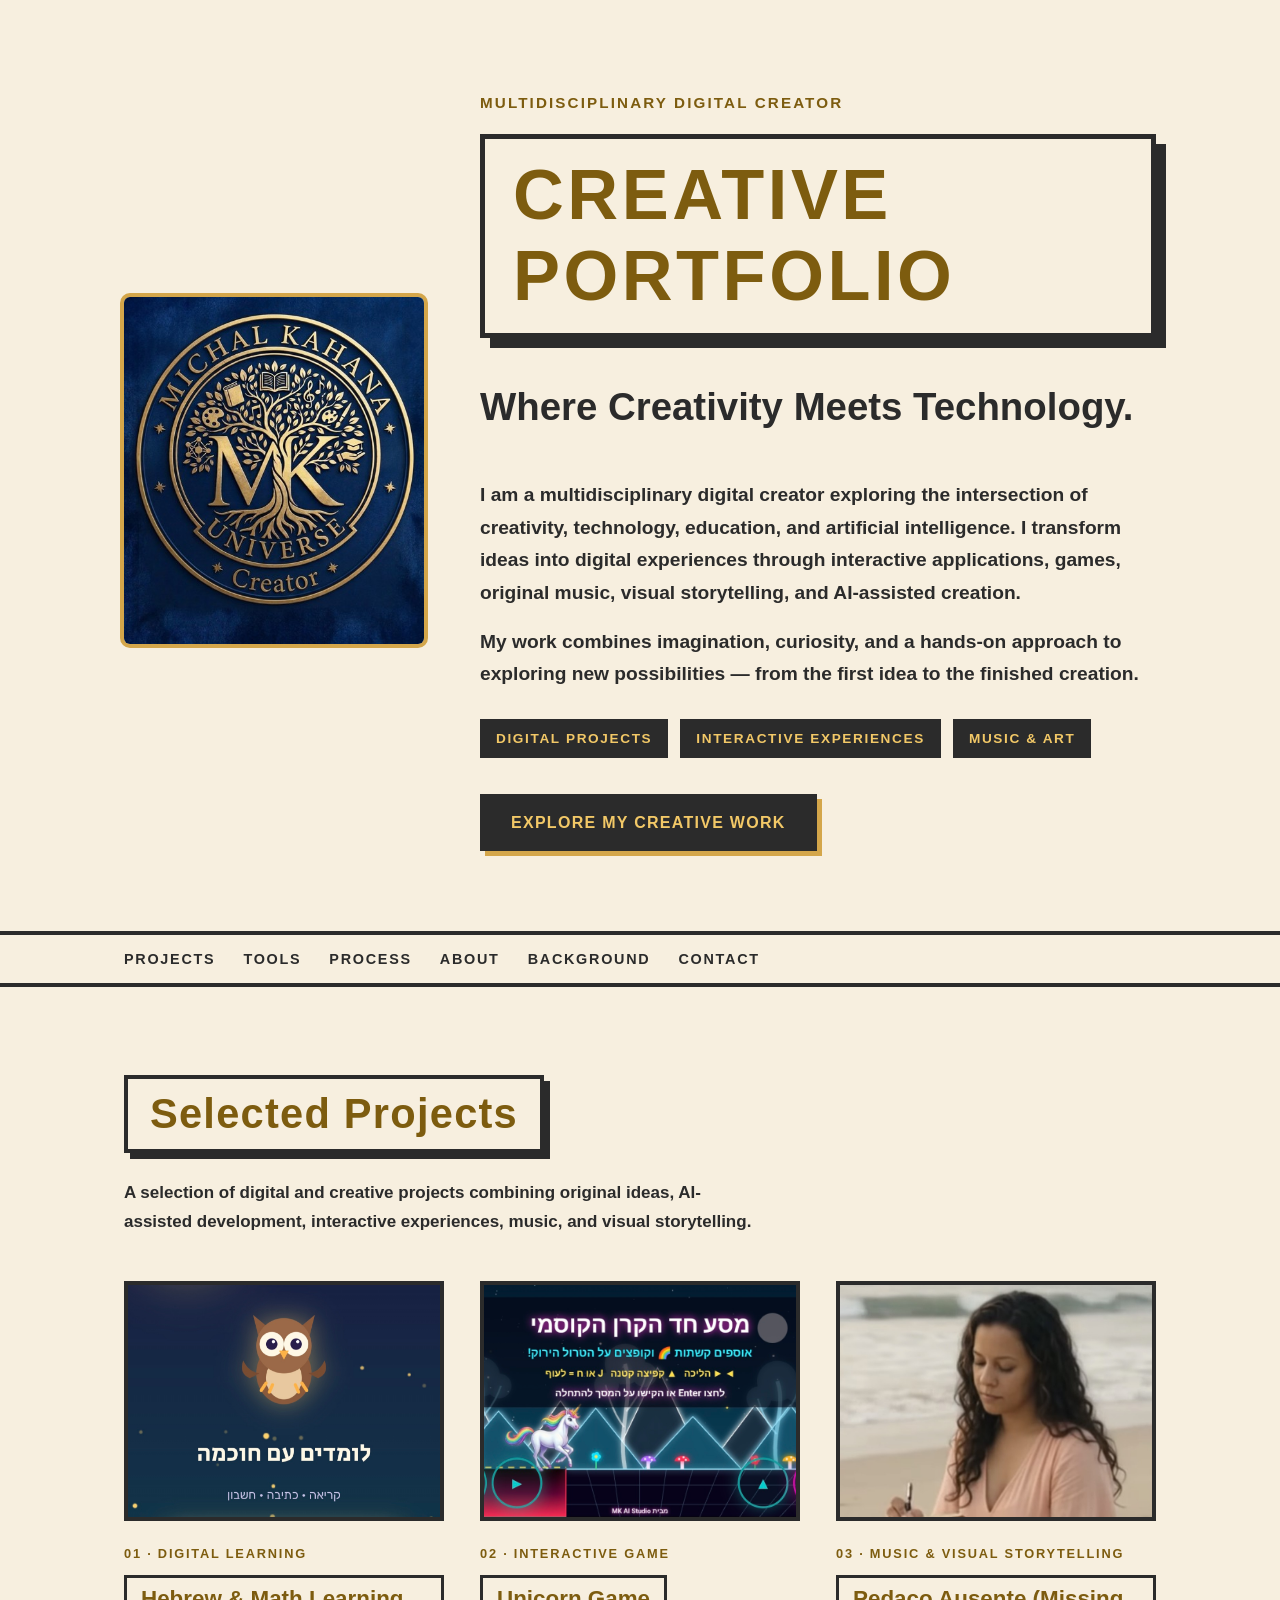
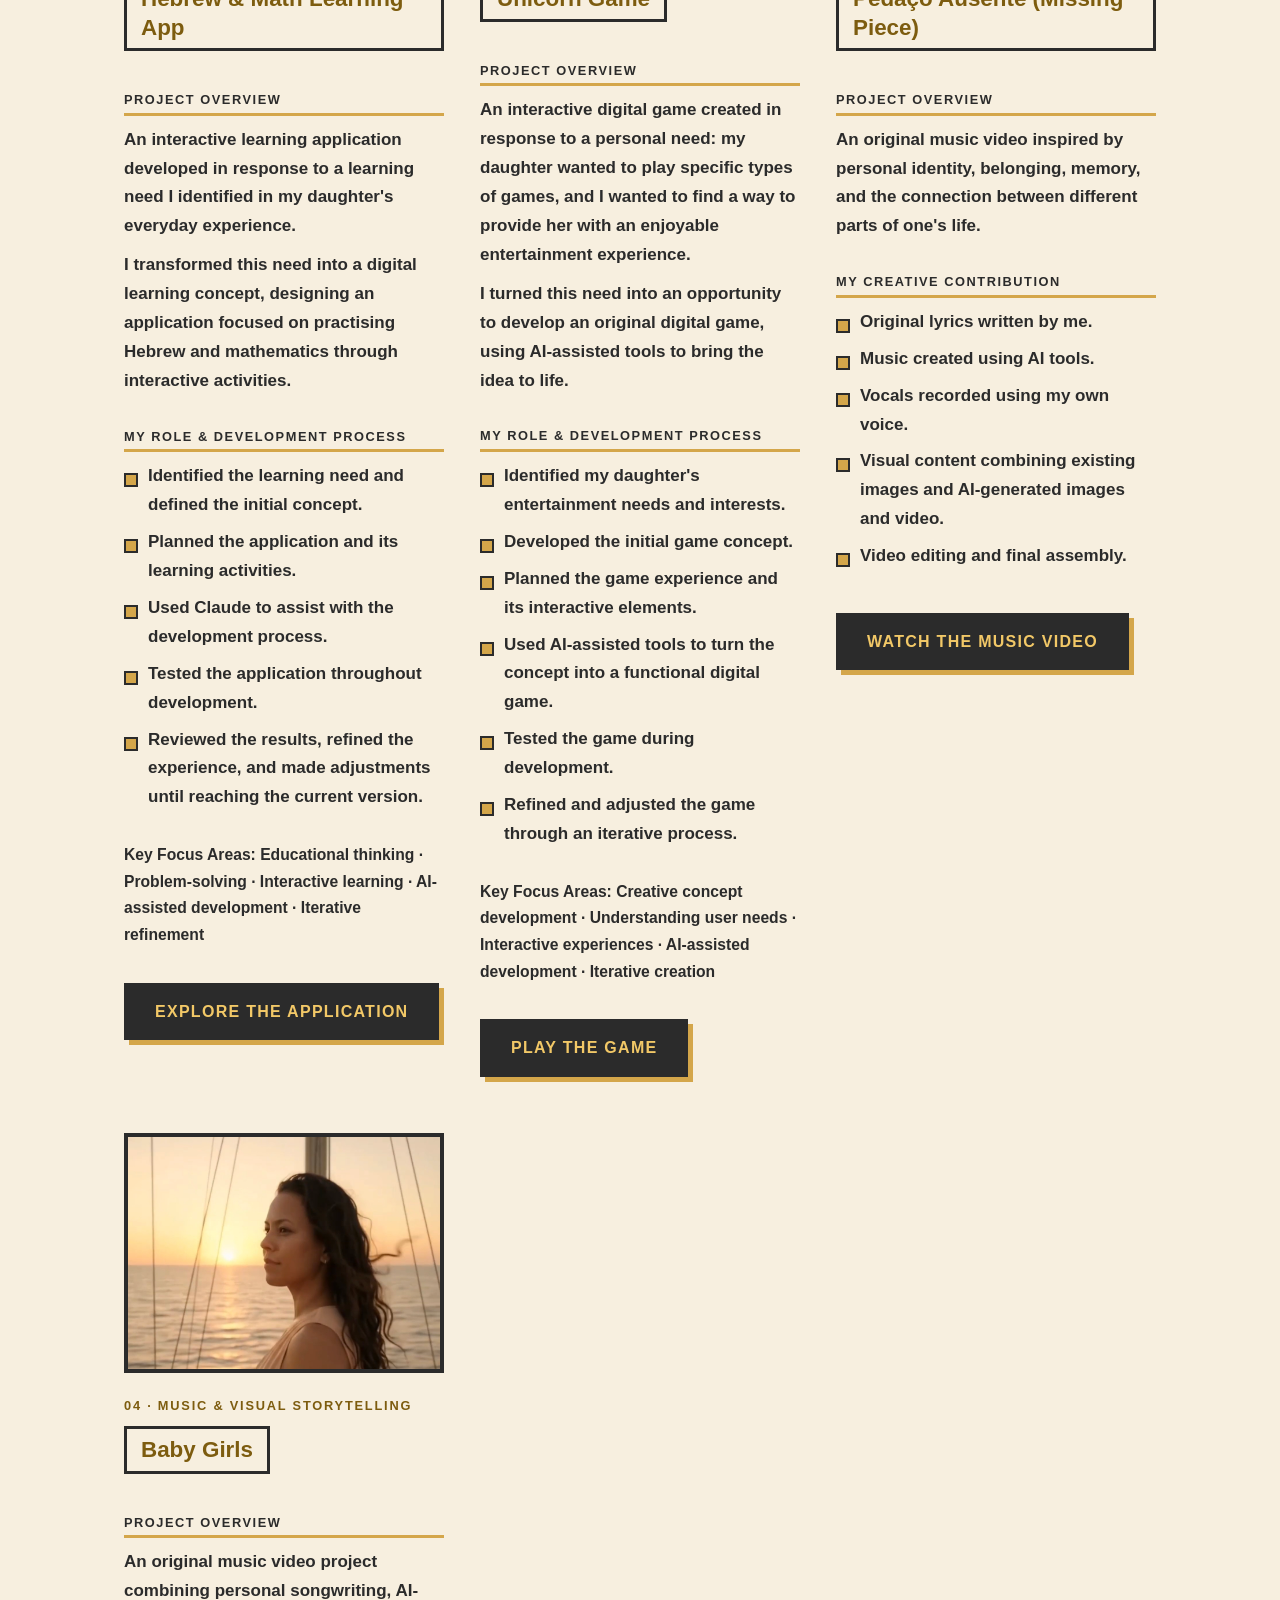
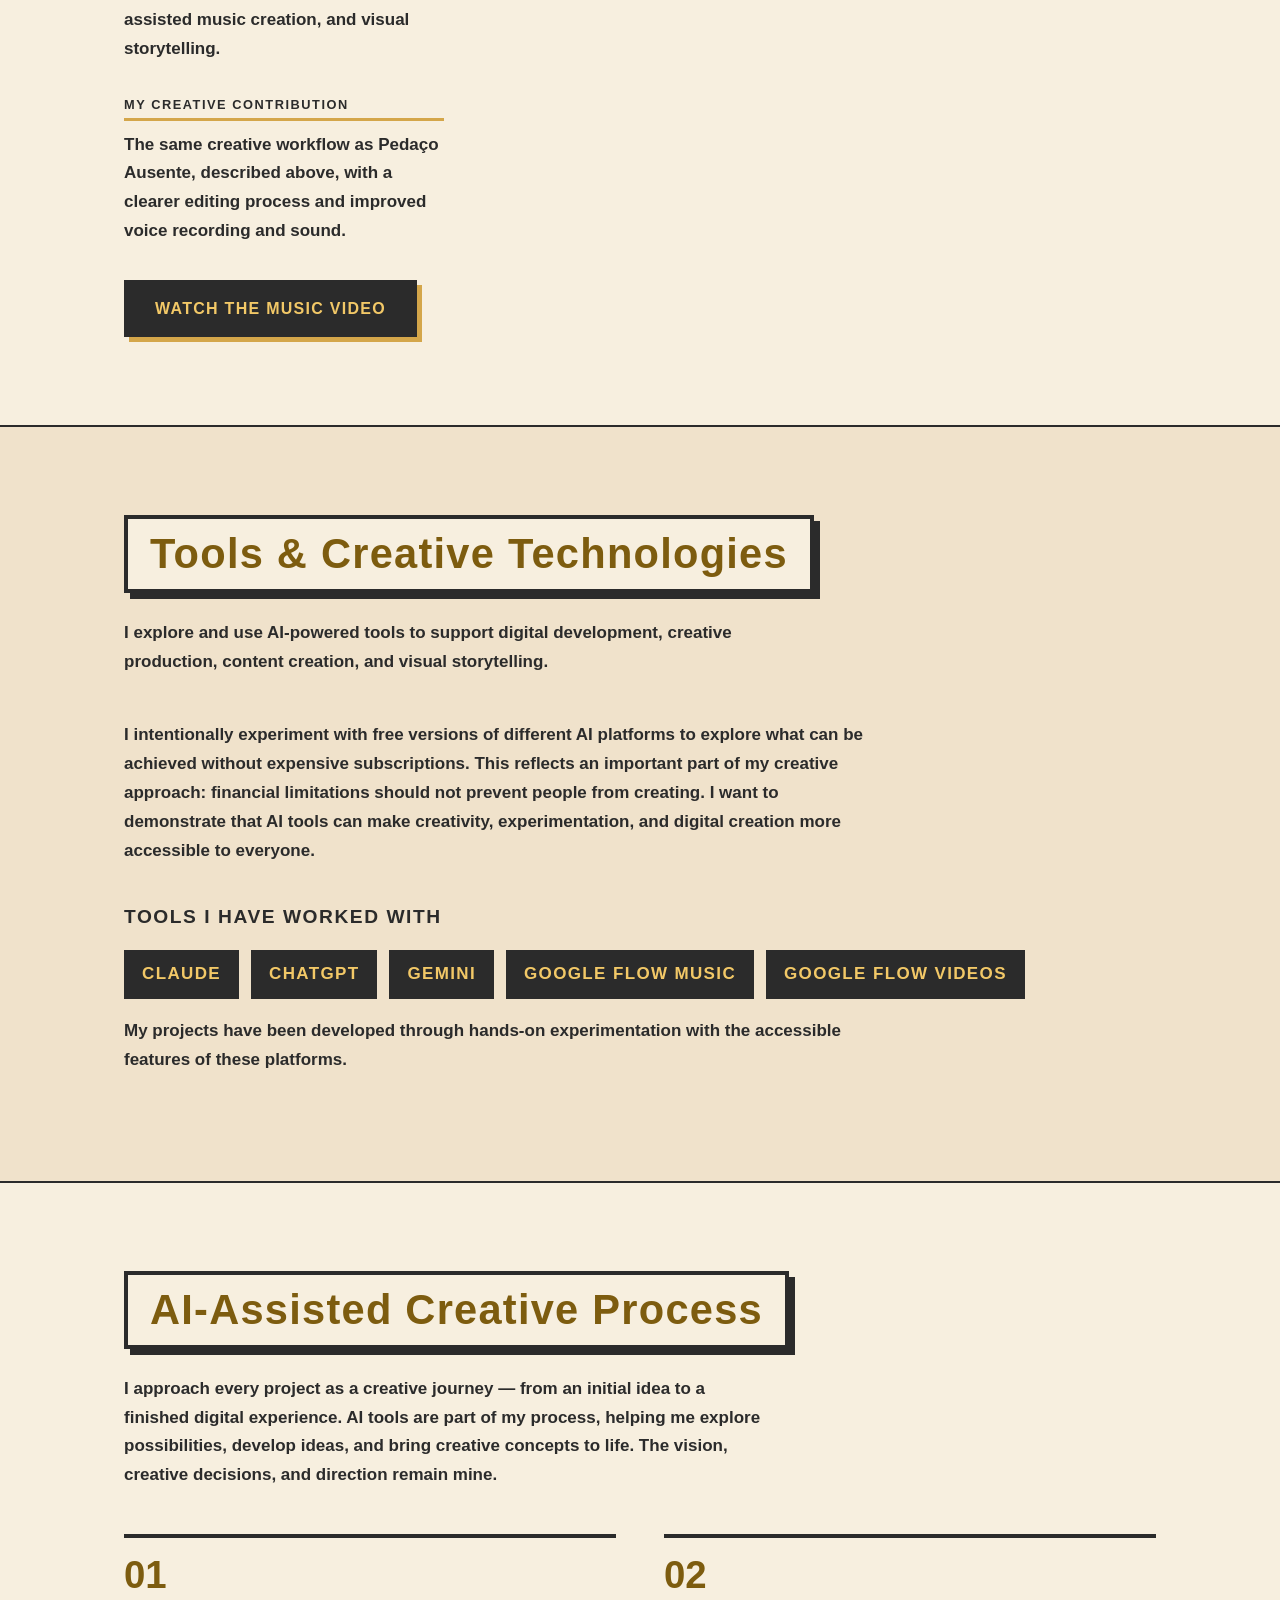
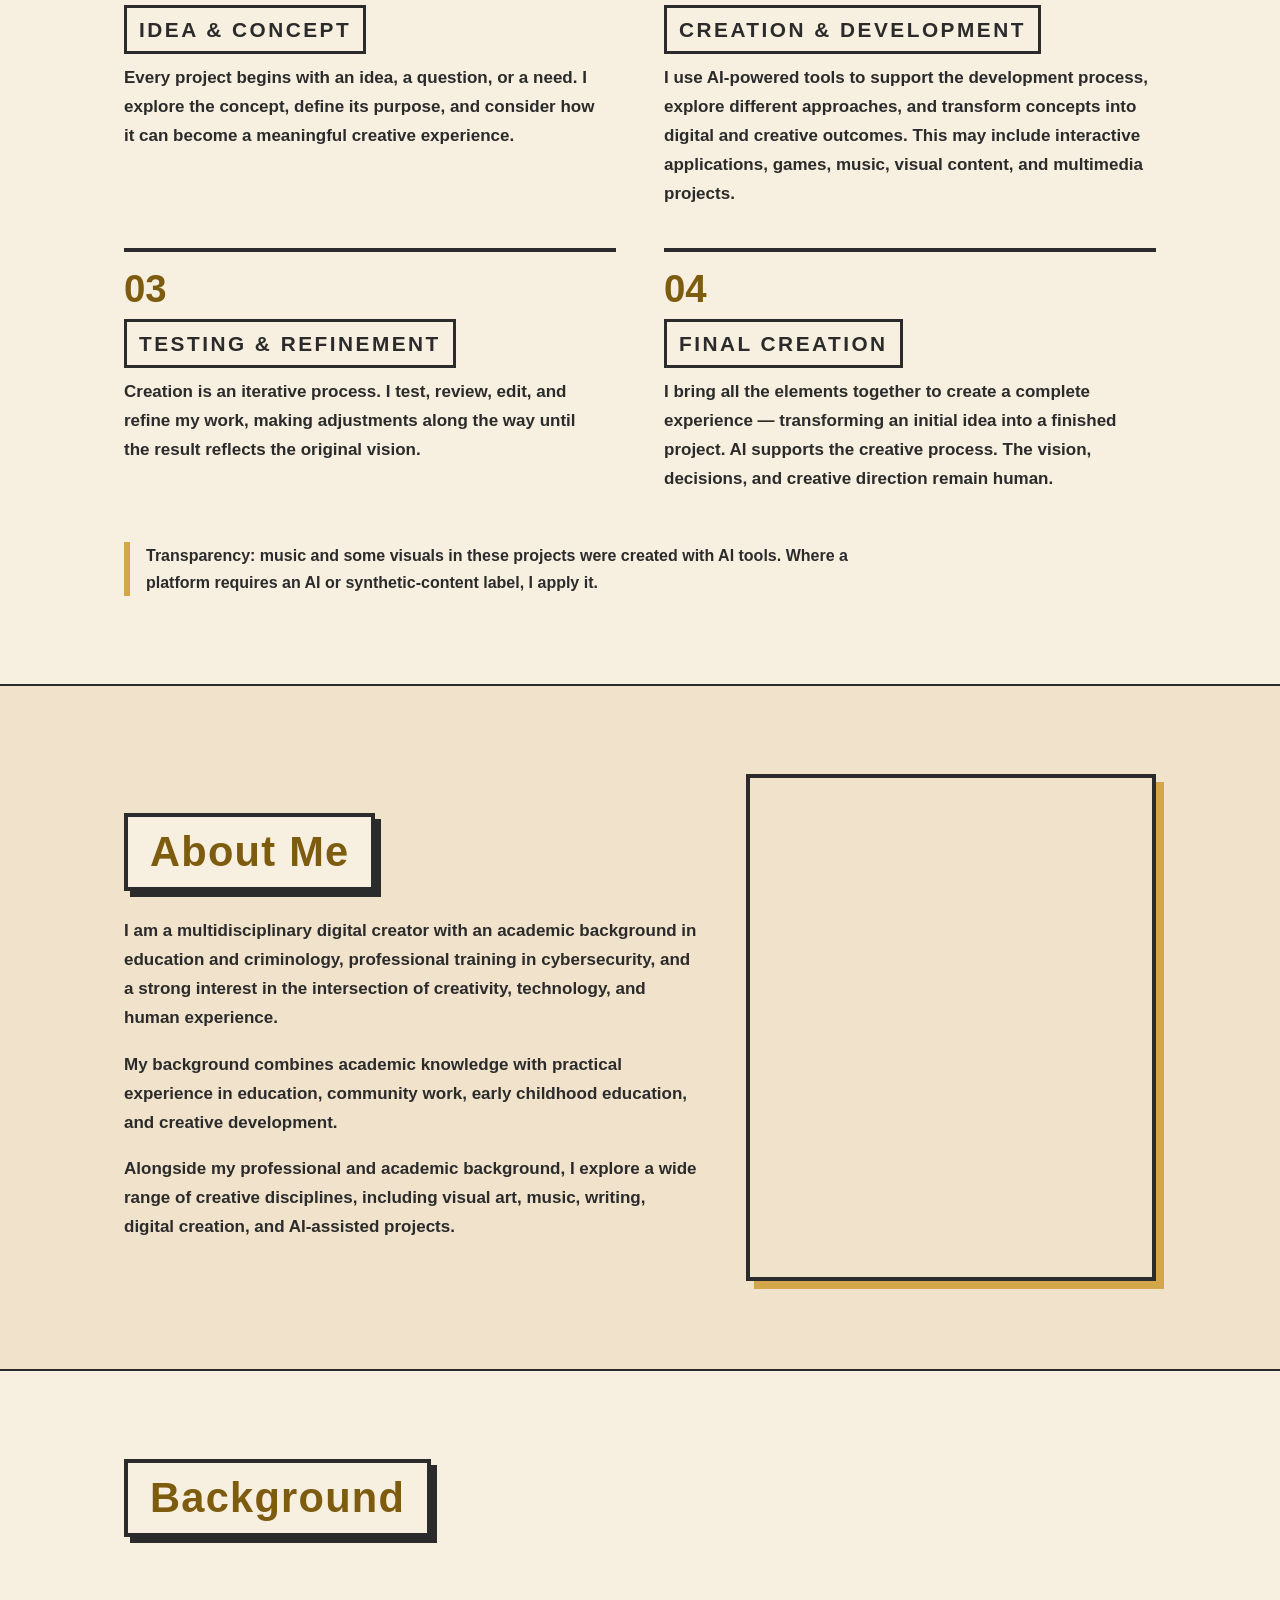
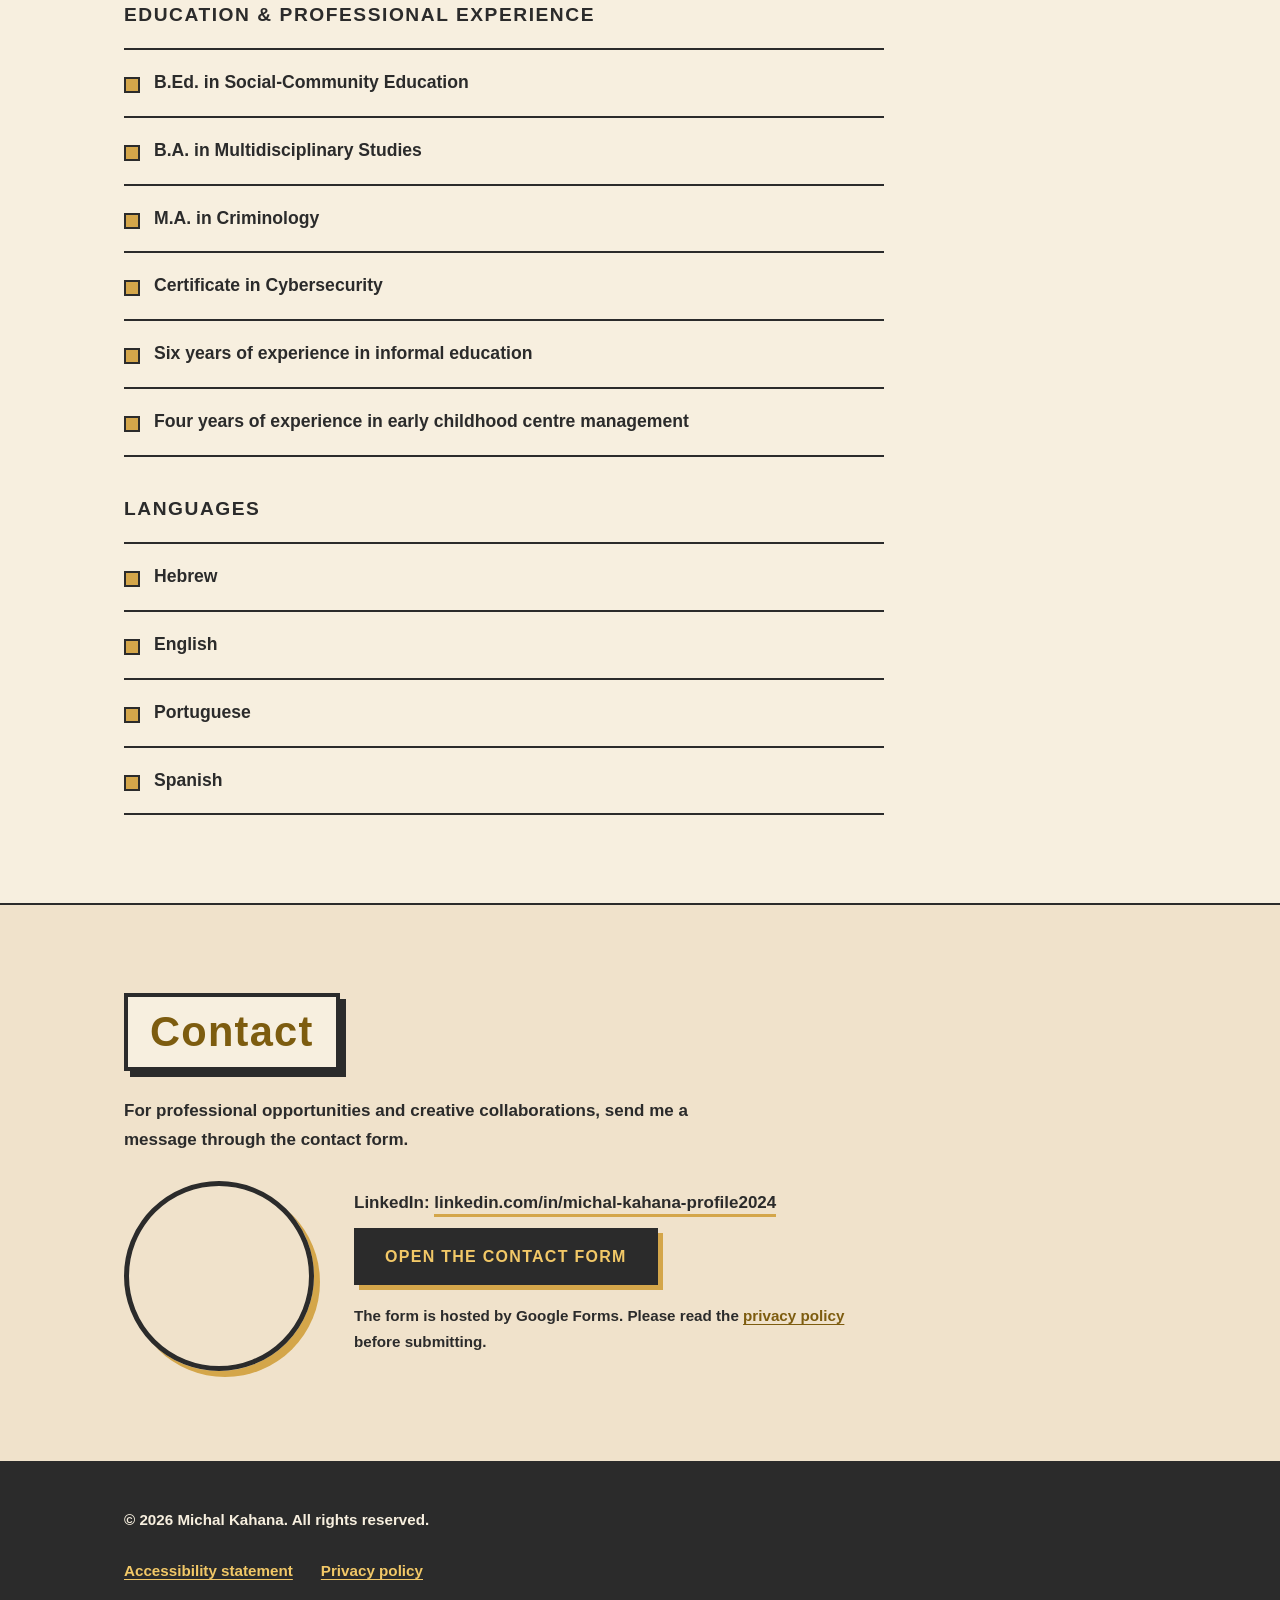
<file: index.html>
<!DOCTYPE html>
<html lang="en" dir="ltr">
<head>
  <meta charset="UTF-8">
  <meta name="viewport" content="width=device-width, initial-scale=1.0">
  <meta name="description" content="Michal Kahana, multidisciplinary digital creator: interactive learning apps, digital games, original music videos, and AI-assisted creative work.">
  <meta name="referrer" content="strict-origin-when-cross-origin">
  <meta http-equiv="Content-Security-Policy" content="default-src 'self'; img-src 'self' data:; style-src 'self'; script-src 'none'; object-src 'none'; base-uri 'self'; form-action 'none'">
  <title>Michal Kahana | Creative Portfolio</title>
  <link rel="stylesheet" href="style.css">
</head>
<body>

  <a class="skip-link" href="#main">Skip to main content</a>

  <header class="hero" id="home">
    <div class="container hero-grid">
      <figure class="logo">
        <img src="images/logo.jpg" alt="Michal Kahana Universe Creator logo: a golden tree of knowledge with an MK monogram on navy blue" width="466" height="540">
      </figure>
      <div class="hero-text">
      <p class="kicker">Multidisciplinary Digital Creator</p>
      <h1 class="brand"><span class="visually-hidden">Michal Kahana </span>Creative Portfolio</h1>
      <p class="tagline">Where Creativity Meets Technology.</p>
      <p class="lead">
        I am a multidisciplinary digital creator exploring the intersection of creativity, technology, education, and artificial intelligence.
        I transform ideas into digital experiences through interactive applications, games, original music, visual storytelling, and AI-assisted creation.
      </p>
      <p class="lead">
        My work combines imagination, curiosity, and a hands-on approach to exploring new possibilities — from the first idea to the finished creation.
      </p>
      <ul class="tags" aria-label="Focus areas">
        <li>Digital Projects</li>
        <li>Interactive Experiences</li>
        <li>Music &amp; Art</li>
      </ul>
      <a class="btn" href="#projects">Explore my creative work</a>
      </div>
    </div>
  </header>

  <nav class="site-nav" aria-label="Main">
    <div class="container">
      <a href="#projects">Projects</a>
      <a href="#tools">Tools</a>
      <a href="#process">Process</a>
      <a href="#about">About</a>
      <a href="#background">Background</a>
      <a href="#contact">Contact</a>
    </div>
  </nav>

  <main id="main">

    <section id="projects">
      <div class="container">
        <h2>Selected Projects</h2>
        <p class="sub">A selection of digital and creative projects combining original ideas, AI-assisted development, interactive experiences, music, and visual storytelling.</p>

        <div class="grid">

          <article class="card">
            <figure class="thumb">
              <img src="images/learning-app.jpg" alt="Learning App home screen with a friendly owl guide" class="pos-owl" width="1080" height="1900" loading="lazy">
            </figure>
            <p class="role">01 · Digital Learning</p>
            <h3>Hebrew &amp; Math Learning App</h3>

            <h4>Project Overview</h4>
            <p>An interactive learning application developed in response to a learning need I identified in my daughter's everyday experience.</p>
            <p>I transformed this need into a digital learning concept, designing an application focused on practising Hebrew and mathematics through interactive activities.</p>

            <h4>My Role &amp; Development Process</h4>
            <ul class="bullets">
              <li>Identified the learning need and defined the initial concept.</li>
              <li>Planned the application and its learning activities.</li>
              <li>Used Claude to assist with the development process.</li>
              <li>Tested the application throughout development.</li>
              <li>Reviewed the results, refined the experience, and made adjustments until reaching the current version.</li>
            </ul>

            <p class="focus"><strong>Key Focus Areas:</strong> Educational thinking · Problem-solving · Interactive learning · AI-assisted development · Iterative refinement</p>

            <div class="links">
              <a href="https://mkahanagit.github.io/learning-hebrewandmath/" target="_blank" rel="noopener noreferrer">Explore the Application<span class="visually-hidden"> for the Hebrew &amp; Math Learning App (opens in a new tab)</span></a>
            </div>
          </article>

          <article class="card">
            <figure class="thumb">
              <img src="images/unicorn-game.jpg" alt="Unicorn Game: a rainbow unicorn running through a neon cosmic forest" class="pos-center" width="1080" height="591" loading="lazy">
            </figure>
            <p class="role">02 · Interactive Game</p>
            <h3>Unicorn Game</h3>

            <h4>Project Overview</h4>
            <p>An interactive digital game created in response to a personal need: my daughter wanted to play specific types of games, and I wanted to find a way to provide her with an enjoyable entertainment experience.</p>
            <p>I turned this need into an opportunity to develop an original digital game, using AI-assisted tools to bring the idea to life.</p>

            <h4>My Role &amp; Development Process</h4>
            <ul class="bullets">
              <li>Identified my daughter's entertainment needs and interests.</li>
              <li>Developed the initial game concept.</li>
              <li>Planned the game experience and its interactive elements.</li>
              <li>Used AI-assisted tools to turn the concept into a functional digital game.</li>
              <li>Tested the game during development.</li>
              <li>Refined and adjusted the game through an iterative process.</li>
            </ul>

            <p class="focus"><strong>Key Focus Areas:</strong> Creative concept development · Understanding user needs · Interactive experiences · AI-assisted development · Iterative creation</p>

            <div class="links">
              <a href="https://mkahanagit.github.io/UNICORN-GAME/" target="_blank" rel="noopener noreferrer">Play the Game<span class="visually-hidden"> for Unicorn Game (opens in a new tab)</span></a>
            </div>
          </article>

          <article class="card">
            <figure class="thumb">
              <img src="images/music-video-01.jpg" alt="Still from Music Video 01: a woman writing in a notebook on a beach" class="pos-beach" width="910" height="1130" loading="lazy">
            </figure>
            <p class="role">03 · Music &amp; Visual Storytelling</p>
            <h3>Pedaço Ausente (Missing Piece)</h3>

            <h4>Project Overview</h4>
            <p>An original music video inspired by personal identity, belonging, memory, and the connection between different parts of one's life.</p>

            <h4>My Creative Contribution</h4>
            <ul class="bullets">
              <li>Original lyrics written by me.</li>
              <li>Music created using AI tools.</li>
              <li>Vocals recorded using my own voice.</li>
              <li>Visual content combining existing images and AI-generated images and video.</li>
              <li>Video editing and final assembly.</li>
            </ul>

            <div class="links">
              <a href="https://youtube.com/shorts/d2vVmS5dBCY" target="_blank" rel="noopener noreferrer">Watch the Music Video<span class="visually-hidden"> for Pedaço Ausente (opens in a new tab)</span></a>
            </div>
          </article>

          <article class="card">
            <figure class="thumb">
              <img src="images/music-video-02.jpg" alt="Still from Music Video 02: a woman standing on a boat at sunset" class="pos-boat" width="1080" height="1943" loading="lazy">
            </figure>
            <p class="role">04 · Music &amp; Visual Storytelling</p>
            <h3>Baby Girls</h3>

            <h4>Project Overview</h4>
            <p>An original music video project combining personal songwriting, AI-assisted music creation, and visual storytelling.</p>

            <h4>My Creative Contribution</h4>
            <p>The same creative workflow as Pedaço Ausente, described above, with a clearer editing process and improved voice recording and sound.</p>

            <div class="links">
              <a href="https://youtu.be/nV2cqu-VX40" target="_blank" rel="noopener noreferrer">Watch the Music Video<span class="visually-hidden"> for Baby Girls (opens in a new tab)</span></a>
            </div>
          </article>

        </div>
      </div>
    </section>

    <section id="tools" class="alt">
      <div class="container">
        <h2>Tools &amp; Creative Technologies</h2>
        <p class="sub">I explore and use AI-powered tools to support digital development, creative production, content creation, and visual storytelling.</p>
        <p class="body-wide">
          I intentionally experiment with free versions of different AI platforms to explore what can be achieved without expensive subscriptions. This reflects an important part of my creative approach: financial limitations should not prevent people from creating. I want to demonstrate that AI tools can make creativity, experimentation, and digital creation more accessible to everyone.
        </p>
        <h3 class="sub-heading">Tools I have worked with</h3>
        <ul class="tools-list">
          <li>Claude</li>
          <li>ChatGPT</li>
          <li>Gemini</li>
          <li>Google Flow Music</li>
          <li>Google Flow Videos</li>
        </ul>
        <p class="body-wide">My projects have been developed through hands-on experimentation with the accessible features of these platforms.</p>
      </div>
    </section>

    <section id="process">
      <div class="container">
        <h2>AI-Assisted Creative Process</h2>
        <p class="sub">I approach every project as a creative journey — from an initial idea to a finished digital experience. AI tools are part of my process, helping me explore possibilities, develop ideas, and bring creative concepts to life. The vision, creative decisions, and direction remain mine.</p>

        <div class="process-grid">
          <div class="step">
            <p class="step-num" aria-hidden="true">01</p>
            <h3>Idea &amp; Concept</h3>
            <p>Every project begins with an idea, a question, or a need. I explore the concept, define its purpose, and consider how it can become a meaningful creative experience.</p>
          </div>
          <div class="step">
            <p class="step-num" aria-hidden="true">02</p>
            <h3>Creation &amp; Development</h3>
            <p>I use AI-powered tools to support the development process, explore different approaches, and transform concepts into digital and creative outcomes. This may include interactive applications, games, music, visual content, and multimedia projects.</p>
          </div>
          <div class="step">
            <p class="step-num" aria-hidden="true">03</p>
            <h3>Testing &amp; Refinement</h3>
            <p>Creation is an iterative process. I test, review, edit, and refine my work, making adjustments along the way until the result reflects the original vision.</p>
          </div>
          <div class="step">
            <p class="step-num" aria-hidden="true">04</p>
            <h3>Final Creation</h3>
            <p>I bring all the elements together to create a complete experience — transforming an initial idea into a finished project. AI supports the creative process. The vision, decisions, and creative direction remain human.</p>
          </div>
        </div>

        <p class="ai-note">
          Transparency: music and some visuals in these projects were created with AI tools. Where a platform requires an AI or synthetic-content label, I apply it.
        </p>
      </div>
    </section>

    <section id="about" class="alt">
      <div class="container about-grid">
        <div class="about-text">
          <h2>About Me</h2>
          <p>
            I am a multidisciplinary digital creator with an academic background in education and criminology, professional training in cybersecurity, and a strong interest in the intersection of creativity, technology, and human experience.
          </p>
          <p>
            My background combines academic knowledge with practical experience in education, community work, early childhood education, and creative development.
          </p>
          <p>
            Alongside my professional and academic background, I explore a wide range of creative disciplines, including visual art, music, writing, digital creation, and AI-assisted projects.
          </p>
        </div>
        <figure class="portrait">
          <img src="images/michal-portrait.jpg" alt="Black-and-white studio portrait of Michal Kahana standing with arms crossed beside large letters spelling her name" width="928" height="1152" loading="lazy">
        </figure>
      </div>
    </section>

    <section id="background">
      <div class="container">
        <h2>Background</h2>

        <h3 class="sub-heading">Education &amp; Professional Experience</h3>
        <ul class="facts">
          <li>B.Ed. in Social-Community Education</li>
          <li>B.A. in Multidisciplinary Studies</li>
          <li>M.A. in Criminology</li>
          <li>Certificate in Cybersecurity</li>
          <li>Six years of experience in informal education</li>
          <li>Four years of experience in early childhood centre management</li>
        </ul>

        <h3 class="sub-heading">Languages</h3>
        <ul class="facts">
          <li>Hebrew</li>
          <li>English</li>
          <li>Portuguese</li>
          <li>Spanish</li>
        </ul>
      </div>
    </section>

    <section id="contact" class="alt">
      <div class="container">
        <h2>Contact</h2>
        <p class="sub sub-tight">For professional opportunities and creative collaborations, send me a message through the contact form.</p>
        <div class="contact-grid">
          <div class="avatar">
            <img src="images/michal-casual.jpg" alt="Smiling portrait of Michal Kahana in a soft, light-filled frame" width="480" height="480" loading="lazy">
          </div>
          <div>
            <div class="info">
              <div>LinkedIn: <a href="https://www.linkedin.com/in/michal-kahana-profile2024" target="_blank" rel="noopener noreferrer">linkedin.com/in/michal-kahana-profile2024<span class="visually-hidden"> (opens in a new tab)</span></a></div>
            </div>
            <a class="btn" href="https://docs.google.com/forms/d/e/1FAIpQLSfVzfClu-0jWbE0VtBtZ3QagdCAod03i1NazZOPlUjbM2lfPg/viewform" target="_blank" rel="noopener noreferrer">Open the contact form<span class="visually-hidden"> (opens in a new tab)</span></a>
            <p class="form-note">The form is hosted by Google Forms. Please read the <a href="privacy.html">privacy policy</a> before submitting.</p>
          </div>
        </div>
      </div>
    </section>

  </main>

  <footer class="site-footer">
    <div class="container">
      <p>© 2026 Michal Kahana. All rights reserved.</p>
      <ul>
        <li><a href="accessibility.html">Accessibility statement</a></li>
        <li><a href="privacy.html">Privacy policy</a></li>
      </ul>
    </div>
  </footer>

</body>
</html>
</file>
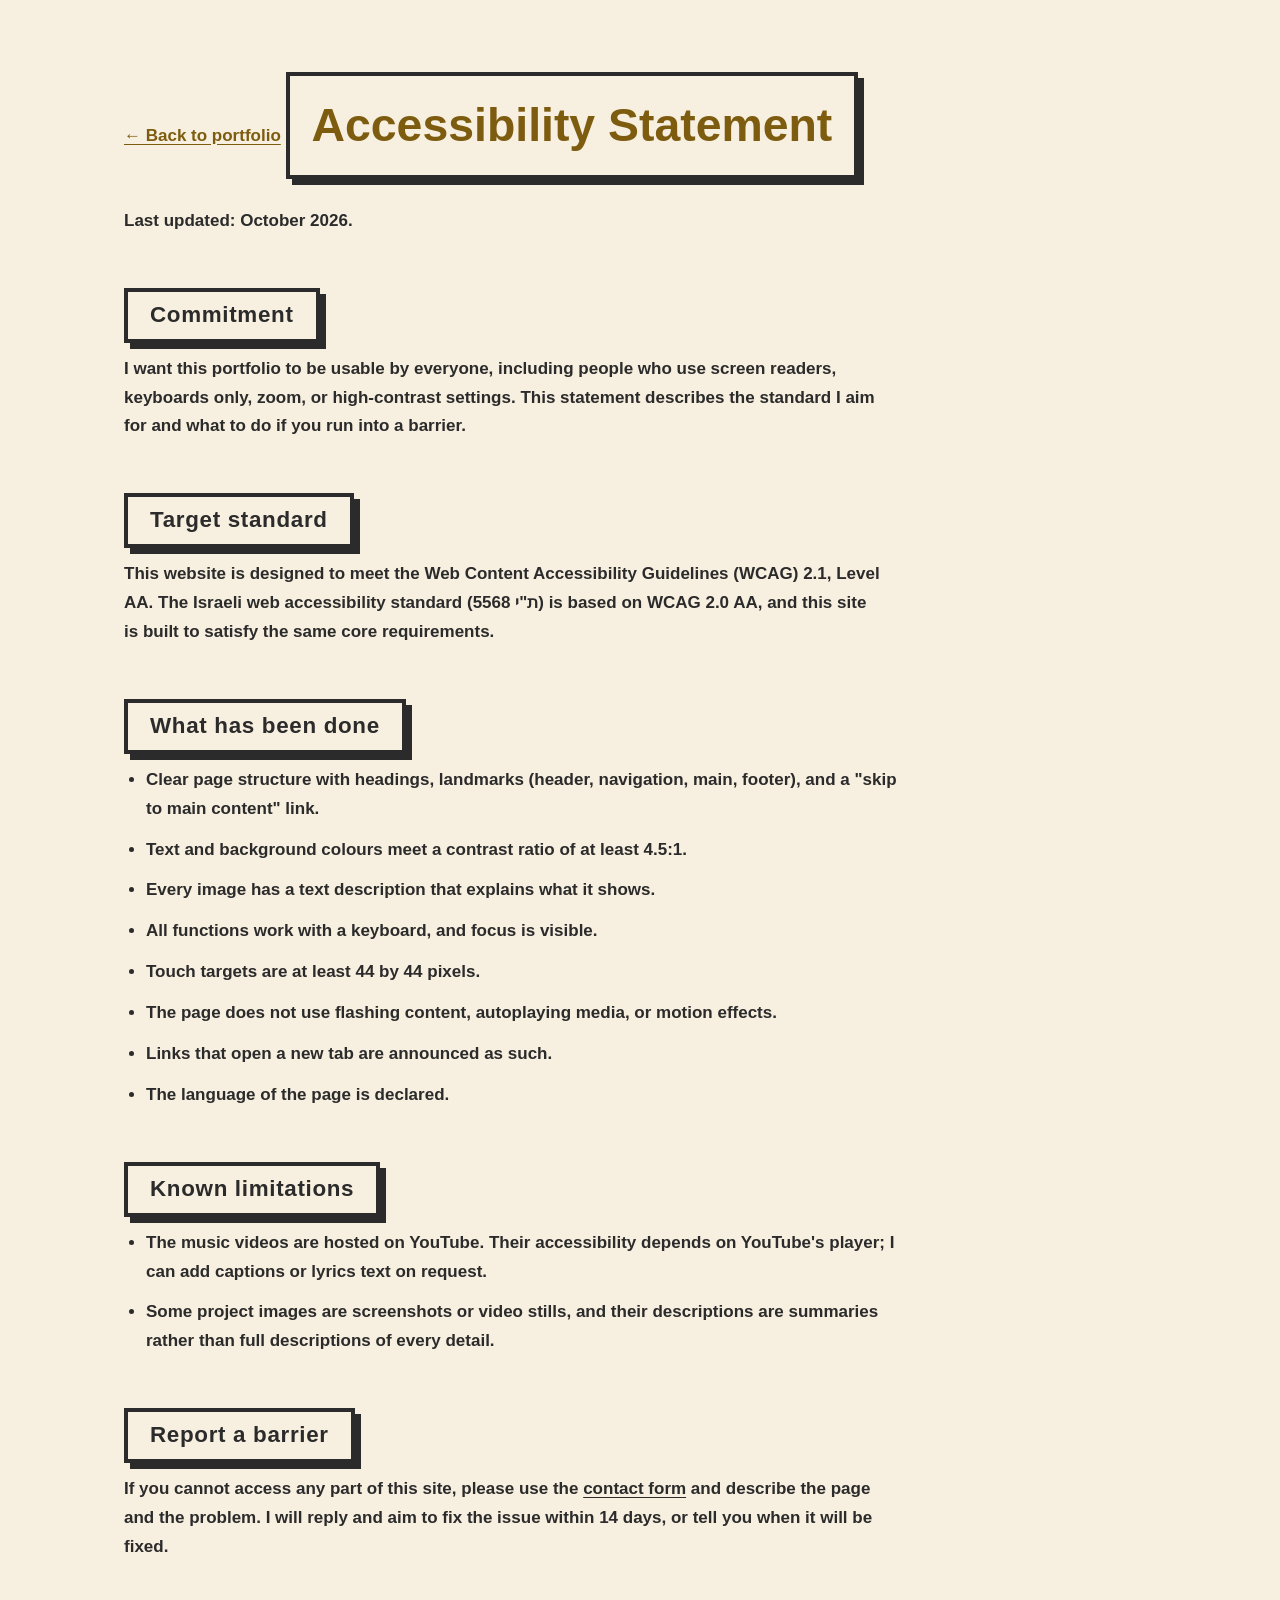
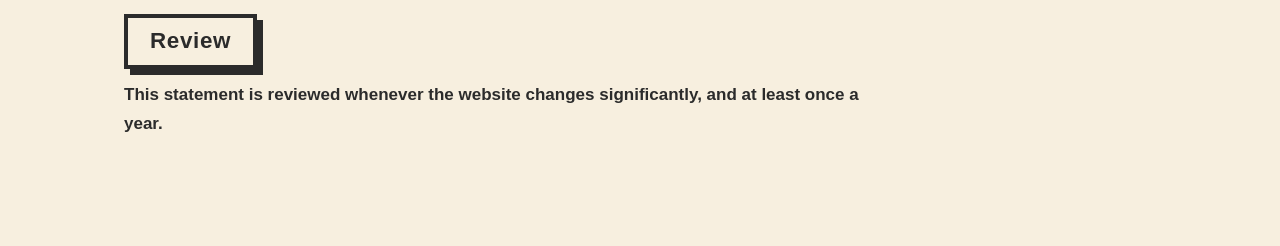
<file: accessibility.html>
<!DOCTYPE html>
<html lang="en" dir="ltr">
<head>
  <meta charset="UTF-8">
  <meta name="viewport" content="width=device-width, initial-scale=1.0">
  <meta name="referrer" content="strict-origin-when-cross-origin">
  <meta http-equiv="Content-Security-Policy" content="default-src 'self'; img-src 'self' data:; style-src 'self'; script-src 'none'; object-src 'none'; base-uri 'self'; form-action 'none'">
  <title>Accessibility Statement | Michal Kahana</title>
  <link rel="stylesheet" href="style.css">
</head>
<body>

  <a class="skip-link" href="#main">Skip to main content</a>

  <main id="main" class="page">
    <div class="container">
      <a class="back" href="index.html">← Back to portfolio</a>
      <h1>Accessibility Statement</h1>
      <p>Last updated: October 2026.</p>

      <h2>Commitment</h2>
      <p>I want this portfolio to be usable by everyone, including people who use screen readers, keyboards only, zoom, or high-contrast settings. This statement describes the standard I aim for and what to do if you run into a barrier.</p>

      <h2>Target standard</h2>
      <p>This website is designed to meet the Web Content Accessibility Guidelines (WCAG) 2.1, Level AA. The Israeli web accessibility standard (ת"י 5568) is based on WCAG 2.0 AA, and this site is built to satisfy the same core requirements.</p>

      <h2>What has been done</h2>
      <ul>
        <li>Clear page structure with headings, landmarks (header, navigation, main, footer), and a "skip to main content" link.</li>
        <li>Text and background colours meet a contrast ratio of at least 4.5:1.</li>
        <li>Every image has a text description that explains what it shows.</li>
        <li>All functions work with a keyboard, and focus is visible.</li>
        <li>Touch targets are at least 44 by 44 pixels.</li>
        <li>The page does not use flashing content, autoplaying media, or motion effects.</li>
        <li>Links that open a new tab are announced as such.</li>
        <li>The language of the page is declared.</li>
      </ul>

      <h2>Known limitations</h2>
      <ul>
        <li>The music videos are hosted on YouTube. Their accessibility depends on YouTube's player; I can add captions or lyrics text on request.</li>
        <li>Some project images are screenshots or video stills, and their descriptions are summaries rather than full descriptions of every detail.</li>
      </ul>

      <h2>Report a barrier</h2>
      <p>If you cannot access any part of this site, please use the <a href="https://docs.google.com/forms/d/e/1FAIpQLSfVzfClu-0jWbE0VtBtZ3QagdCAod03i1NazZOPlUjbM2lfPg/viewform" target="_blank" rel="noopener noreferrer">contact form<span class="visually-hidden"> (opens in a new tab)</span></a> and describe the page and the problem. I will reply and aim to fix the issue within 14 days, or tell you when it will be fixed.</p>

      <h2>Review</h2>
      <p>This statement is reviewed whenever the website changes significantly, and at least once a year.</p>
    </div>
  </main>

</body>
</html>
</file>
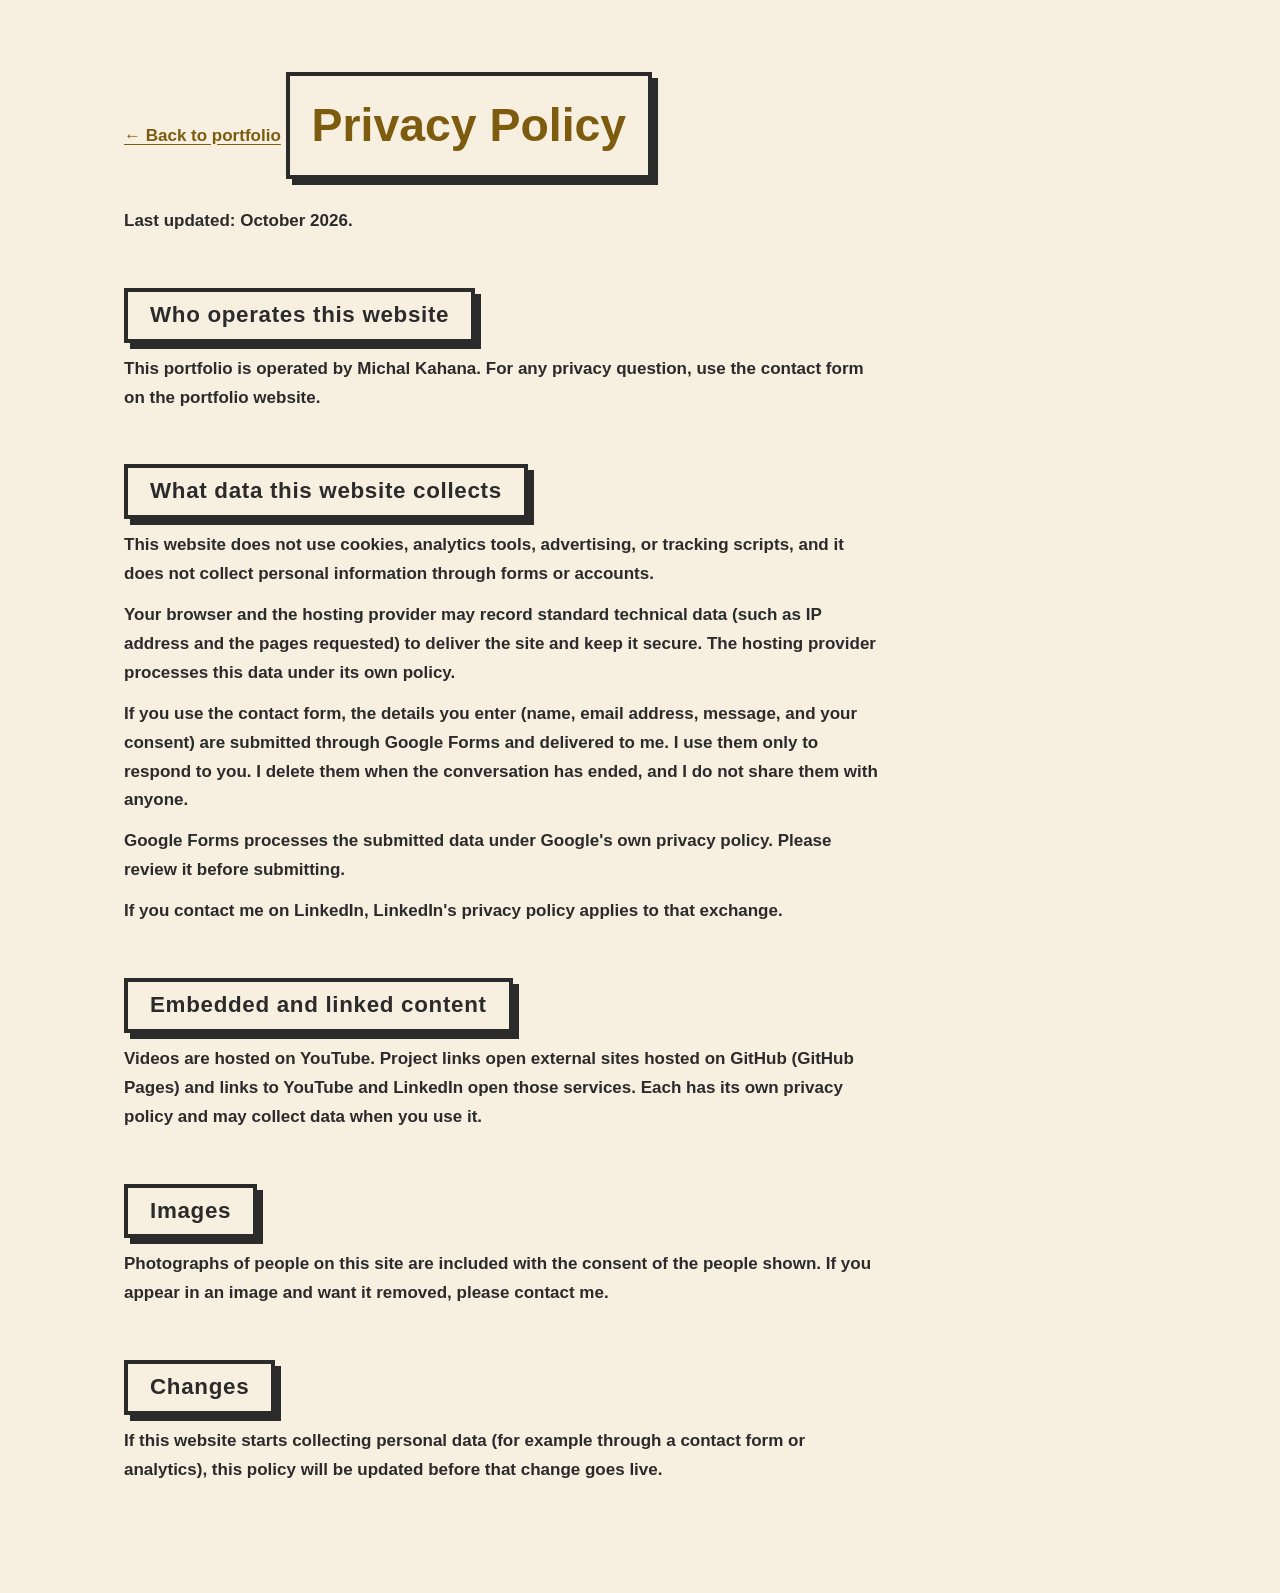
<file: privacy.html>
<!DOCTYPE html>
<html lang="en" dir="ltr">
<head>
  <meta charset="UTF-8">
  <meta name="viewport" content="width=device-width, initial-scale=1.0">
  <meta name="referrer" content="strict-origin-when-cross-origin">
  <meta http-equiv="Content-Security-Policy" content="default-src 'self'; img-src 'self' data:; style-src 'self'; script-src 'none'; object-src 'none'; base-uri 'self'; form-action 'none'">
  <title>Privacy Policy | Michal Kahana</title>
  <link rel="stylesheet" href="style.css">
</head>
<body>

  <a class="skip-link" href="#main">Skip to main content</a>

  <main id="main" class="page">
    <div class="container">
      <a class="back" href="index.html">← Back to portfolio</a>
      <h1>Privacy Policy</h1>
      <p>Last updated: October 2026.</p>

      <h2>Who operates this website</h2>
      <p>This portfolio is operated by Michal Kahana. For any privacy question, use the contact form on the portfolio website.</p>

      <h2>What data this website collects</h2>
      <p>This website does not use cookies, analytics tools, advertising, or tracking scripts, and it does not collect personal information through forms or accounts.</p>
      <p>Your browser and the hosting provider may record standard technical data (such as IP address and the pages requested) to deliver the site and keep it secure. The hosting provider processes this data under its own policy.</p>
      <p>If you use the contact form, the details you enter (name, email address, message, and your consent) are submitted through Google Forms and delivered to me. I use them only to respond to you. I delete them when the conversation has ended, and I do not share them with anyone.</p>
      <p>Google Forms processes the submitted data under Google's own privacy policy. Please review it before submitting.</p>
      <p>If you contact me on LinkedIn, LinkedIn's privacy policy applies to that exchange.</p>

      <h2>Embedded and linked content</h2>
      <p>Videos are hosted on YouTube. Project links open external sites hosted on GitHub (GitHub Pages) and links to YouTube and LinkedIn open those services. Each has its own privacy policy and may collect data when you use it.</p>

      <h2>Images</h2>
      <p>Photographs of people on this site are included with the consent of the people shown. If you appear in an image and want it removed, please contact me.</p>

      <h2>Changes</h2>
      <p>If this website starts collecting personal data (for example through a contact form or analytics), this policy will be updated before that change goes live.</p>
    </div>
  </main>

</body>
</html>
</file>
<file: style.css>
/* Michal Kahana - Creative Portfolio
   Warm cream background, charcoal text, gold headings in charcoal frames, bold type,
   emphasised buttons. Contrast checked for WCAG AA (4.5:1 for text, 3:1 for large text).
   Contrast values:
   charcoal on cream 12.4:1 | gold text (#7d5c0f) on cream 5.4:1 | gold text on blush 4.8:1
   cream on charcoal 12.4:1 | light gold (#f2c867) on charcoal 8.9:1
   No animations, no inline styles. */

:root {
  --cream: #f7efdf;      /* warm cream page background */
  --blush: #f0e2cb;      /* warmer cream for alternate sections */
  --charcoal: #2b2b2b;   /* text and frames */
  --gold-text: #7d5c0f;  /* gold for text on light backgrounds */
  --gold: #d4a64a;       /* gold for decorative shapes and hover states */
  --gold-light: #f2c867; /* gold text on charcoal */
  --cream-text: #f7efdf;
}

* { box-sizing: border-box; margin: 0; padding: 0; }

body {
  font-family: "Helvetica Neue", Helvetica, Arial, sans-serif;
  background: var(--cream);
  color: var(--charcoal);
  line-height: 1.7;
  font-size: 1.0625rem;
  font-weight: 600;
}

a { color: var(--charcoal); font-weight: 700; text-underline-offset: 3px; }
a:hover { color: var(--gold-text); }

:focus-visible {
  outline: 3px solid var(--gold-text);
  outline-offset: 3px;
}

img { max-width: 100%; height: auto; display: block; }

.container { max-width: 1080px; margin: 0 auto; padding: 0 24px; }

.visually-hidden {
  position: absolute; width: 1px; height: 1px; overflow: hidden;
  clip: rect(0 0 0 0); white-space: nowrap;
}

.skip-link {
  position: absolute; left: -9999px; top: 12px; z-index: 100;
  background: var(--charcoal); color: var(--cream-text);
  padding: 12px 18px; font-weight: 800;
}
.skip-link:focus { left: 16px; }

/* Header */
.hero {
  padding: 90px 0 80px;
  background: var(--cream);
  border-bottom: 4px solid var(--charcoal);
  color: var(--charcoal);
}
.hero-grid { display: grid; grid-template-columns: 300px 1fr; gap: 56px; align-items: center; }
.logo img { width: 100%; height: auto; box-shadow: 0 0 0 4px var(--gold); border-radius: 6px; }
.hero .kicker { color: var(--gold-text); }
.hero .lead { color: var(--charcoal); }
.hero .tagline { color: var(--charcoal); }
.brand {
  display: inline-block;
  font-size: clamp(2.2rem, 7vw, 4.4rem);
  font-weight: 900;
  letter-spacing: 0.05em;
  line-height: 1.15;
  text-transform: uppercase;
  color: var(--gold-text);
  background: var(--cream);
  border: 5px solid var(--charcoal);
  padding: 16px 28px;
  box-shadow: 10px 10px 0 var(--charcoal);
}
.brand .dot { color: var(--charcoal); margin: 0 0.12em; }
.lead { margin-top: 40px; max-width: 680px; font-size: 1.2rem; font-weight: 600; }
.tags { list-style: none; margin-top: 28px; display: flex; flex-wrap: wrap; gap: 12px; }
.tags li {
  font-size: 0.85rem; font-weight: 800; letter-spacing: 0.12em; text-transform: uppercase;
  color: var(--gold-light); background: var(--charcoal);
  padding: 8px 16px;
}

/* Navigation */
.site-nav {
  position: sticky; top: 0; z-index: 10;
  background: var(--cream);
  border-bottom: 4px solid var(--charcoal);
}
.site-nav .container { display: flex; gap: 8px 28px; overflow-x: auto; }
.site-nav a {
  display: inline-flex; align-items: center; min-height: 48px;
  text-decoration: none; font-size: 0.9rem; font-weight: 800; letter-spacing: 0.12em;
  text-transform: uppercase; white-space: nowrap; color: var(--charcoal);
}
.site-nav a:hover { color: var(--gold-text); text-decoration: underline; }

/* Sections */
section { padding: 88px 0; border-bottom: 2px solid var(--charcoal); scroll-margin-top: 80px; }
section.alt { background: var(--blush); }

h2 {
  display: inline-block;
  font-size: clamp(1.9rem, 4vw, 2.6rem);
  font-weight: 900;
  letter-spacing: 0.03em;
  line-height: 1.2;
  color: var(--gold-text);
  background: var(--cream);
  border: 4px solid var(--charcoal);
  padding: 10px 22px;
  box-shadow: 6px 6px 0 var(--charcoal);
  margin-bottom: 26px;
}
.sub { color: var(--charcoal); font-weight: 600; margin-bottom: 44px; max-width: 640px; }
.sub-tight { margin-bottom: 24px; }
.sub-wide { margin-bottom: 32px; }

/* Projects */
.grid { display: grid; gap: 56px 36px; grid-template-columns: repeat(auto-fit, minmax(300px, 1fr)); }
.card { display: flex; flex-direction: column; }
.thumb {
  aspect-ratio: 4 / 3;
  overflow: hidden;
  background: var(--blush);
  margin-bottom: 22px;
  border: 4px solid var(--charcoal);
}
.thumb img { width: 100%; height: 100%; object-fit: cover; }
.pos-center { object-position: 50% 50%; }
.pos-owl { object-position: 50% 37%; }
.pos-beach { object-position: 50% 40%; }
.pos-boat { object-position: 50% 20%; }

.role {
  font-size: 0.8rem; font-weight: 800; letter-spacing: 0.14em; text-transform: uppercase;
  color: var(--gold-text); margin-bottom: 8px;
}
.card h3 {
  display: inline-block;
  align-self: flex-start;
  font-size: 1.4rem; font-weight: 900; line-height: 1.3;
  color: var(--gold-text);
  background: var(--cream);
  border: 3px solid var(--charcoal);
  padding: 6px 14px;
  margin-bottom: 18px;
}
.case { display: grid; gap: 14px; }
.case dt {
  font-size: 0.8rem; font-weight: 800; letter-spacing: 0.12em; text-transform: uppercase;
  color: var(--charcoal); border-bottom: 2px solid var(--gold);
  display: inline-block; align-self: start; padding-bottom: 2px;
}
.case dd { color: var(--charcoal); margin-top: 4px; font-weight: 600; }
.card .links { margin-top: 24px; }

/* Buttons: heavy frame, bold label, offset shadow */
.btn,
.card .links a {
  display: inline-flex; align-items: center; justify-content: center;
  min-height: 52px;
  padding: 12px 28px;
  background: var(--charcoal);
  color: var(--gold-light);
  border: 3px solid var(--charcoal);
  box-shadow: 5px 5px 0 var(--gold);
  font-size: 1rem; font-weight: 900; letter-spacing: 0.08em; text-transform: uppercase;
  text-decoration: none;
}
.btn:hover,
.card .links a:hover {
  background: var(--gold);
  color: var(--charcoal);
  box-shadow: 5px 5px 0 var(--charcoal);
}

/* Process */
.process-grid { display: grid; gap: 40px 48px; grid-template-columns: 1fr 1fr; }
.process-grid .full { grid-column: 1 / -1; }
.process-grid h3 {
  display: inline-block;
  font-size: 0.95rem; font-weight: 900; letter-spacing: 0.12em;
  text-transform: uppercase; color: var(--gold-text);
  background: var(--cream); border: 3px solid var(--charcoal);
  padding: 4px 12px; margin-bottom: 12px;
}
.process-grid p { font-weight: 600; }
.ai-note { margin-top: 48px; max-width: 760px; font-size: 1rem; font-weight: 600; border-left: 6px solid var(--gold); padding-left: 16px; }

/* About */
.about-grid { display: grid; grid-template-columns: 1.4fr 1fr; gap: 48px; align-items: center; }
.about-text p { max-width: 720px; }
.about-text p + p { margin-top: 18px; }
.portrait img { width: 100%; background: var(--blush); border: 4px solid var(--charcoal); box-shadow: 8px 8px 0 var(--gold); }

/* Background */
.facts { list-style: none; max-width: 760px; }
.facts li {
  padding: 18px 0 18px 30px; border-bottom: 2px solid var(--charcoal);
  position: relative; font-weight: 700; font-size: 1.1rem;
}
.facts li::before {
  content: ""; position: absolute; left: 0; top: 27px;
  width: 12px; height: 12px; background: var(--gold); border: 2px solid var(--charcoal);
}
.facts li:first-child { border-top: 2px solid var(--charcoal); }

/* Contact */
.contact-grid { display: grid; grid-template-columns: auto 1fr; gap: 40px; align-items: center; }
.avatar img {
  width: 190px; height: 190px; border-radius: 50%; object-fit: cover;
  border: 5px solid var(--charcoal); box-shadow: 6px 6px 0 var(--gold);
}
.contact-grid p { font-weight: 600; margin-bottom: 18px; }
.contact-grid .info div { margin: 10px 0; font-weight: 700; }
.contact-grid .info a {
  text-decoration: none; border-bottom: 3px solid var(--gold); padding-bottom: 2px; word-break: break-word;
}

/* Footer */
.site-footer {
  padding: 44px 0 60px;
  background: var(--charcoal);
  color: var(--cream-text);
  font-size: 0.95rem;
  font-weight: 700;
}
.site-footer ul { list-style: none; display: flex; flex-wrap: wrap; gap: 8px 28px; margin-top: 14px; }
.site-footer a { display: inline-flex; align-items: center; min-height: 48px; color: var(--gold-light); font-weight: 800; }
.site-footer a:hover { color: var(--cream-text); }

/* Legal pages */
.page { padding: 72px 0 96px; }
.page h1 {
  display: inline-block; font-size: clamp(2rem, 5vw, 2.9rem); font-weight: 900;
  color: var(--gold-text); background: var(--cream); border: 4px solid var(--charcoal);
  padding: 10px 22px; box-shadow: 6px 6px 0 var(--charcoal); margin-bottom: 28px;
}
.page h2 { font-size: 1.4rem; margin: 40px 0 12px; font-weight: 900; color: var(--charcoal); }
.page p, .page li { max-width: 760px; margin-bottom: 12px; }
.page ul { padding-left: 22px; }
.page .back { display: inline-flex; align-items: center; margin-bottom: 28px; min-height: 48px; color: var(--gold-text); font-weight: 900; }

@media (max-width: 760px) {
  .hero-grid { grid-template-columns: 1fr; }
  .logo { max-width: 260px; margin: 0 auto; }
  .about-grid, .process-grid, .contact-grid { grid-template-columns: 1fr; }
  .process-grid .full { grid-column: auto; }
  .avatar { justify-self: start; }
  .hero { padding: 80px 0 60px; }
  section { padding: 64px 0; }
  .brand { box-shadow: 6px 6px 0 var(--charcoal); }
}

/* Additions: hero, subsection headings, project details, tools, process steps */
.kicker {
  font-size: 0.95rem; font-weight: 900; letter-spacing: 0.14em; text-transform: uppercase;
  color: var(--gold-text); margin-bottom: 18px;
}
.dash { color: var(--charcoal); }
.tagline { font-size: clamp(1.6rem, 3.6vw, 2.4rem); font-weight: 900; margin: 36px 0 18px; }
.hero .lead + .lead { margin-top: 16px; }
.hero .btn { margin-top: 36px; }

h3.sub-heading {
  font-size: 1.2rem; font-weight: 900; color: var(--charcoal);
  margin: 36px 0 16px; text-transform: uppercase; letter-spacing: 0.08em;
}
.body-wide { max-width: 760px; margin-bottom: 18px; }

.card h4 {
  font-size: 0.8rem; font-weight: 900; letter-spacing: 0.12em; text-transform: uppercase;
  color: var(--charcoal); border-bottom: 3px solid var(--gold);
  display: inline-block; margin: 20px 0 10px; padding-bottom: 2px;
}
.card p { margin-bottom: 10px; }
.bullets { list-style: none; margin-bottom: 10px; }
.bullets li { position: relative; padding-left: 24px; margin-bottom: 8px; font-weight: 600; }
.bullets li::before {
  content: ""; position: absolute; left: 0; top: 11px;
  width: 10px; height: 10px; background: var(--gold); border: 2px solid var(--charcoal);
}
.focus { font-size: 0.98rem; margin-top: 12px; }
.focus strong { font-weight: 900; }

.tools-list { list-style: none; display: flex; flex-wrap: wrap; gap: 12px; margin-bottom: 18px; }
.tools-list li {
  background: var(--charcoal); color: var(--gold-light);
  font-weight: 800; padding: 10px 18px; text-transform: uppercase; letter-spacing: 0.08em;
}

.step { border-top: 4px solid var(--charcoal); padding-top: 18px; }
.step-num { font-size: 2.4rem; font-weight: 900; color: var(--gold-text); line-height: 1; margin-bottom: 10px; }
.step h3 {
  font-size: 1.3rem; font-weight: 900; color: var(--charcoal); margin-bottom: 10px;
}
.step p:not(.step-num) { font-weight: 600; }

/* Process grid already 2 columns; the AI note sits below */
.process-grid .step:nth-child(odd) { padding-right: 12px; }

.form-note { margin-top: 18px; font-size: 0.95rem; max-width: 520px; font-weight: 600; }
.form-note a { color: var(--gold-text); }
</file>
